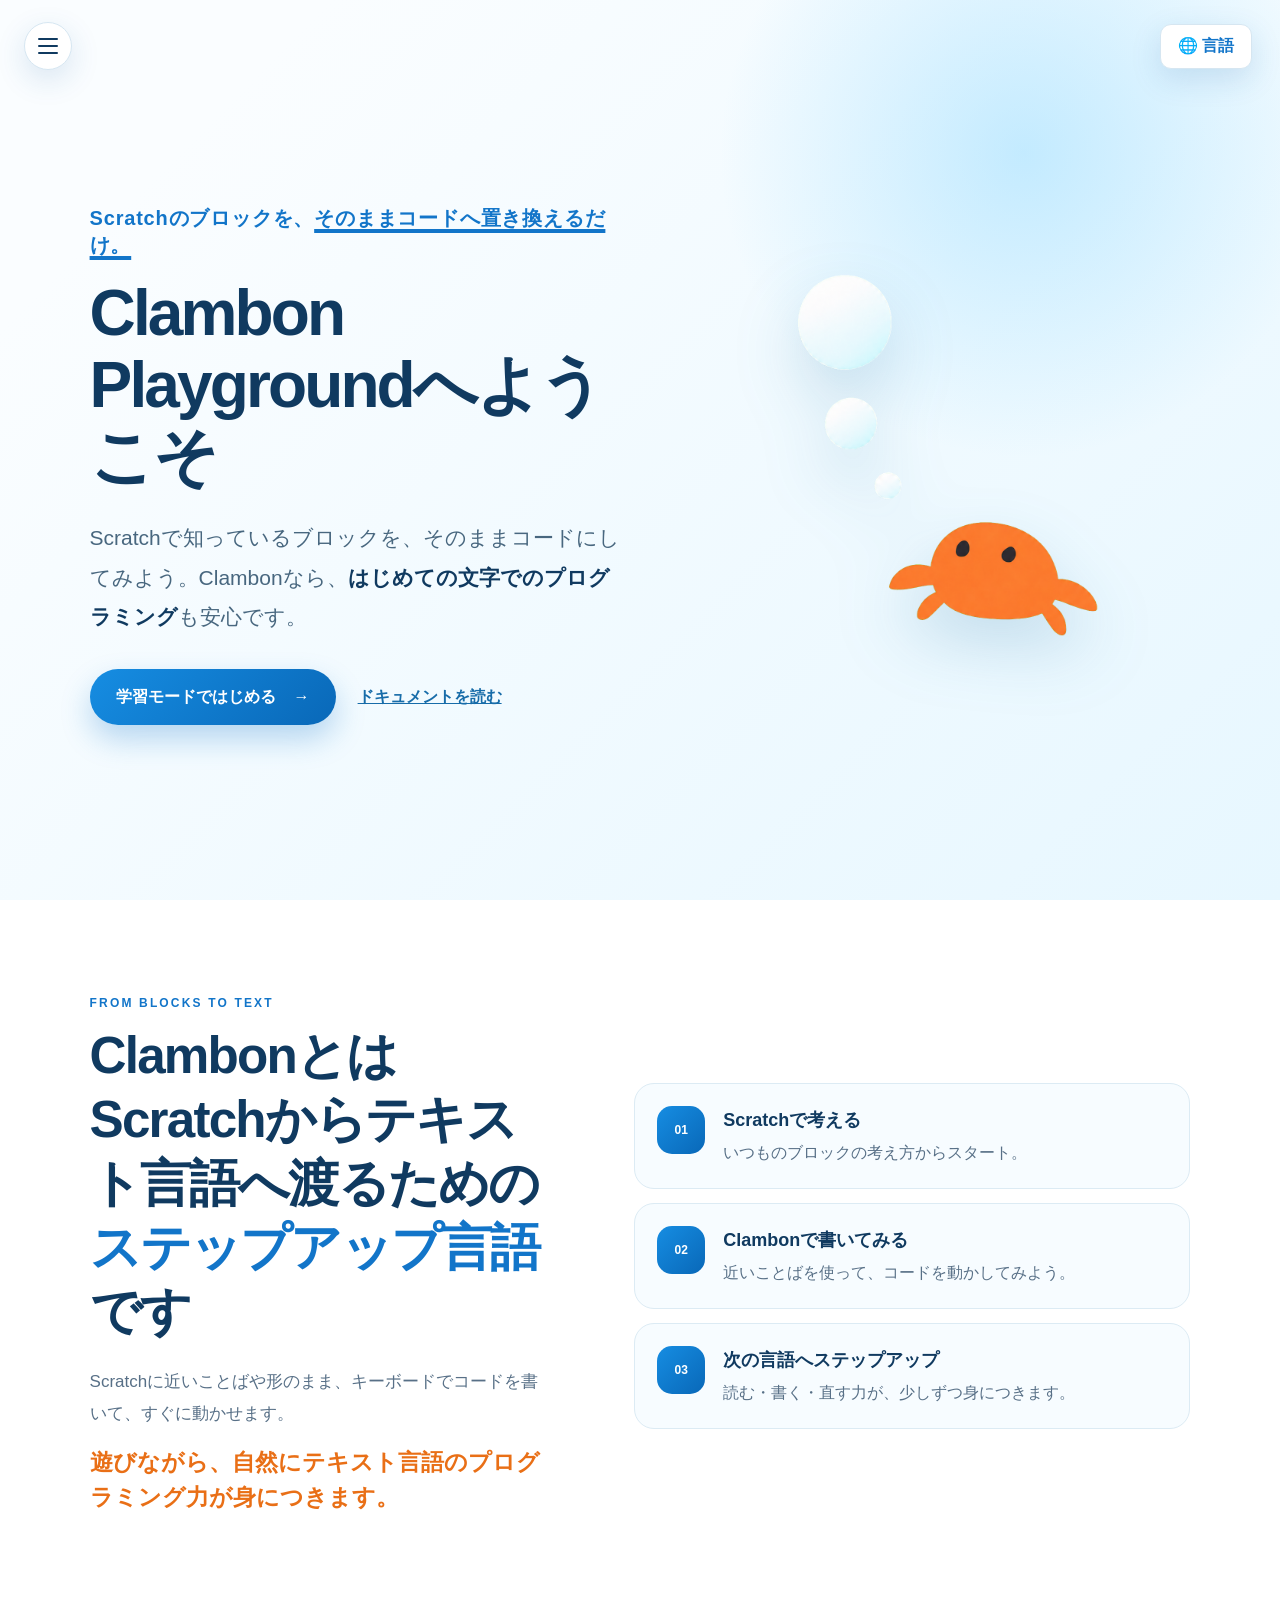
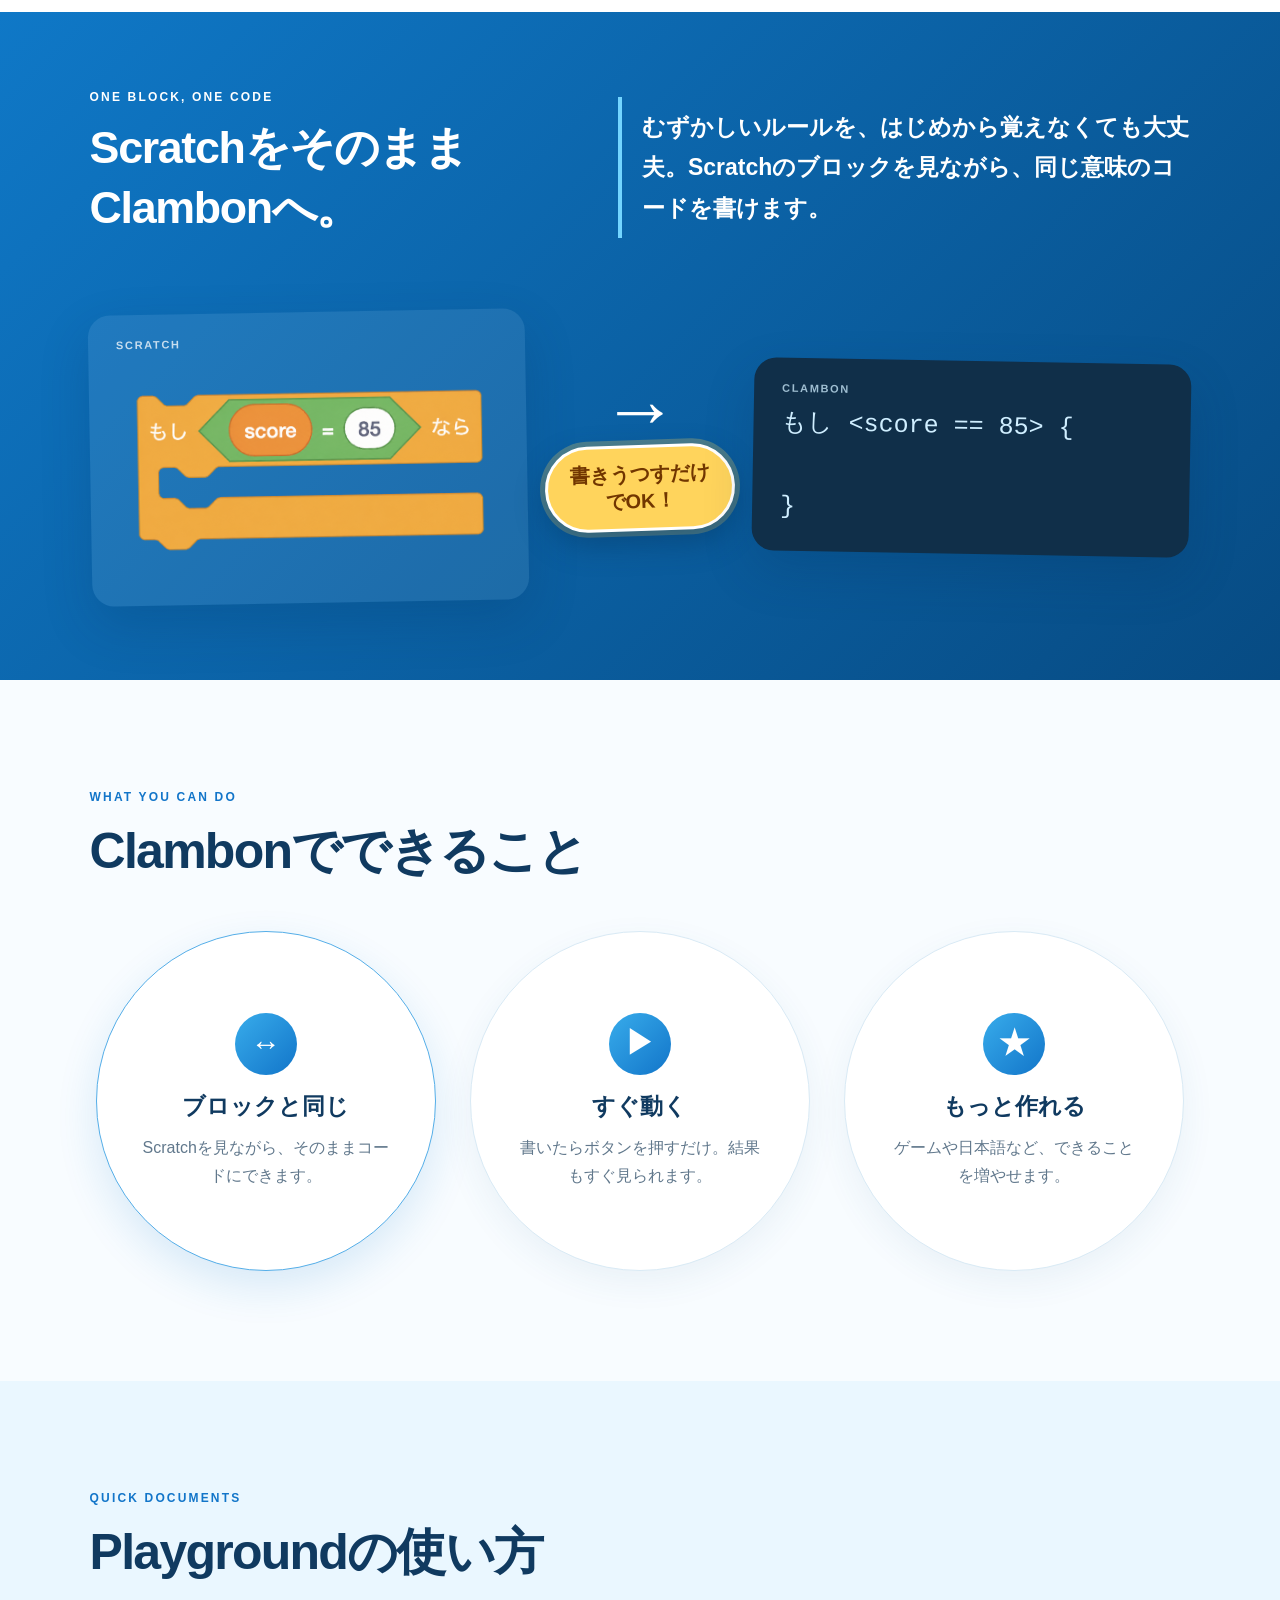
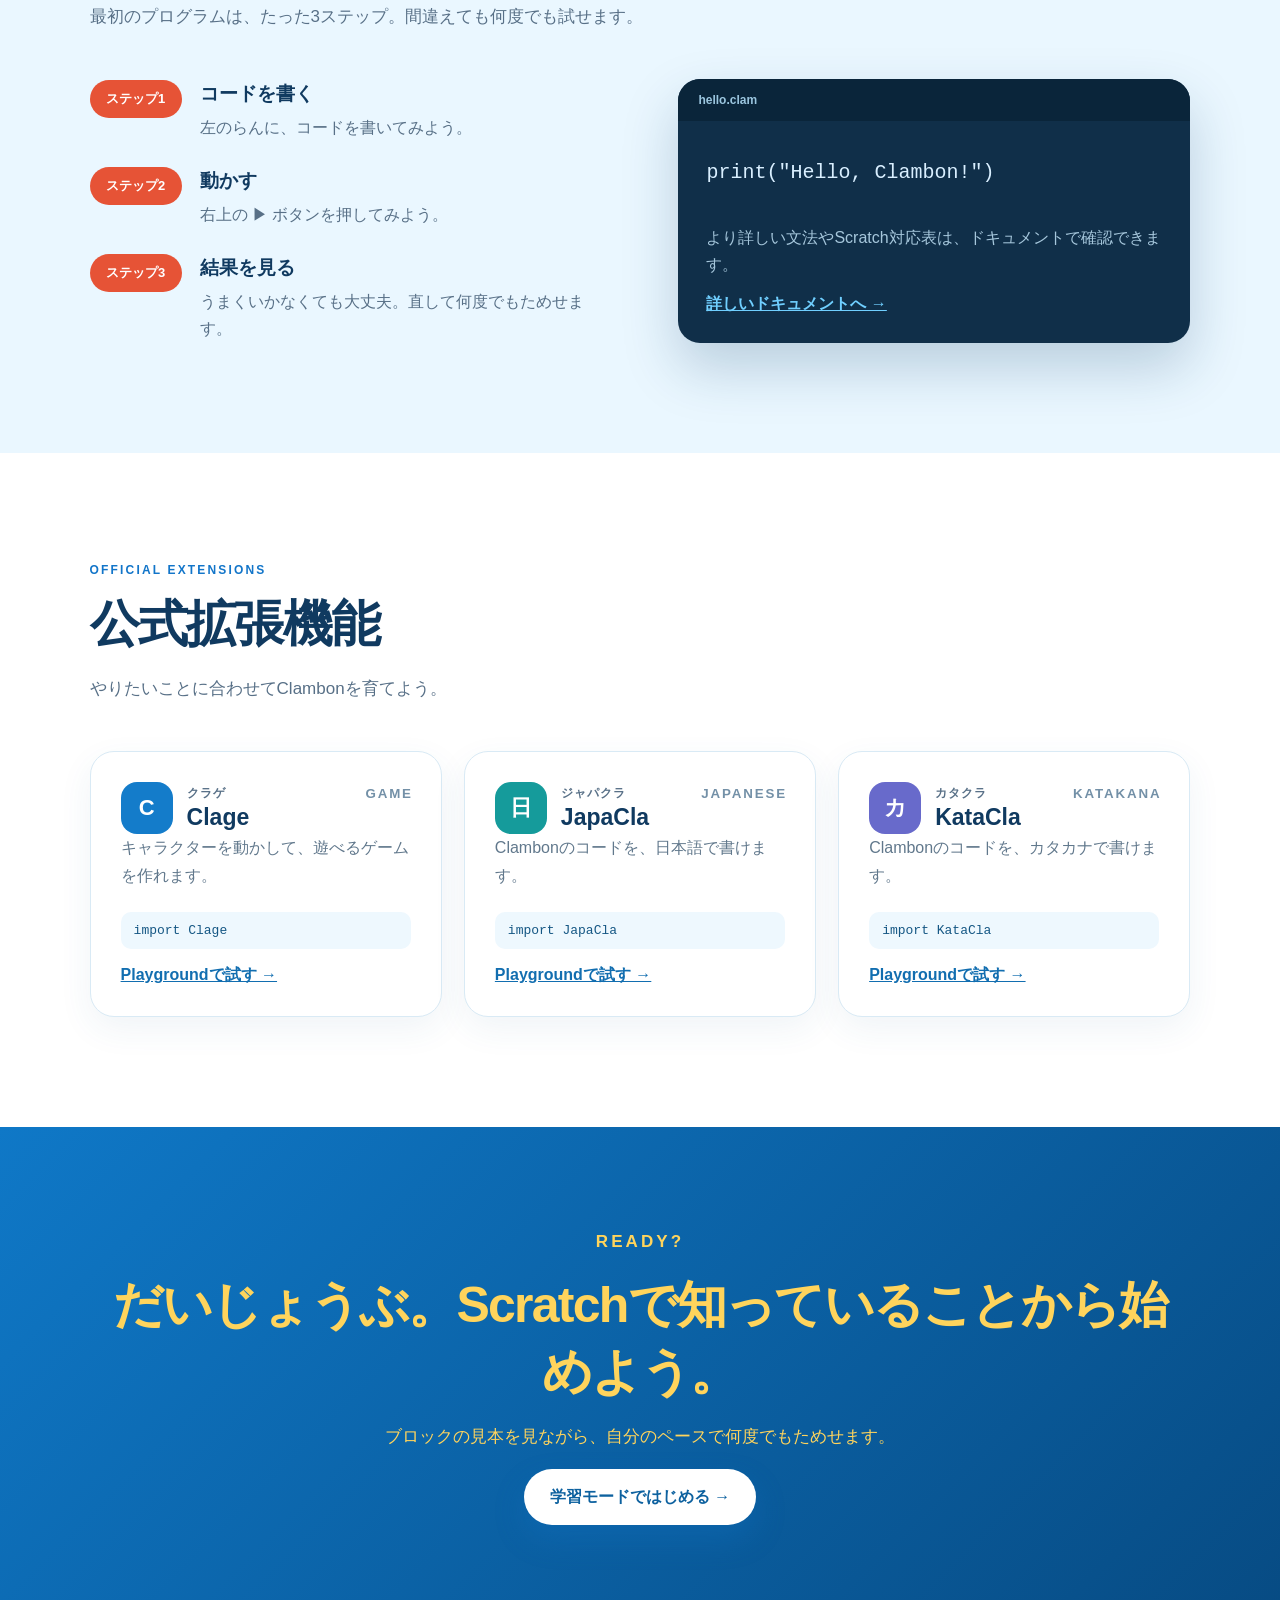
<file: index.html>
<!doctype html>
<html lang="ja">
  <head>
    <meta charset="utf-8">
    <meta name="viewport" content="width=device-width, initial-scale=1">
    <title>Clambon | Scratchから始めるテキストプログラミング言語</title>
    <meta name="description" content="Scratchのブロックと1対1対応するコードを書ける、学習向けプログラミング言語Clambon。">
    <link rel="icon" type="image/png" href="./assets/clambon-icon.png">
    <link rel="stylesheet" href="./home.css">
  </head>
  <body>
    <nav class="site-menu" id="siteMenu" aria-label="サイトメニュー">
      <button class="site-menu-button" id="siteMenuButton" type="button" aria-expanded="false" aria-controls="siteMenuPanel" aria-label="メニューを開く"><span></span><span></span><span></span></button>
      <div class="site-menu-panel" id="siteMenuPanel" hidden>
        <a href="#homeTop">トップ</a>
        <a href="./docs.html">ドキュメント</a>
      </div>
    </nav>
    <div class="site-language-picker site-language-floating" id="siteLanguagePicker">
      <button class="site-language-button" id="siteLanguageButton" type="button" aria-label="表示言語を選択する" aria-haspopup="menu" aria-expanded="false" aria-controls="siteLanguageMenu">🌐 言語</button>
      <div class="site-language-menu" id="siteLanguageMenu" role="menu" hidden>
        <button type="button" role="menuitemradio" aria-checked="true" data-language="ja"><span>日本語</span><b aria-hidden="true">✓</b></button>
        <button type="button" role="menuitemradio" aria-checked="false" data-language="en"><span>English</span><b aria-hidden="true">✓</b></button>
      </div>
    </div>

    <main class="home-screen">
      <section class="home-hero" id="homeTop" aria-labelledby="homeTitle">
        <div class="home-hero-copy">
          <p class="home-message">Scratchのブロックを、<em>そのままコードへ置き換えるだけ。</em></p>
          <h1 id="homeTitle">Clambon Playgroundへようこそ</h1>
          <p class="home-lead">Scratchで知っているブロックを、そのままコードにしてみよう。Clambonなら、<strong>はじめての文字でのプログラミング</strong>も安心です。</p>
          <div class="home-actions">
            <a class="home-primary-button" href="./playground.html" data-learning-start>学習モードではじめる <span aria-hidden="true">→</span></a>
            <a class="home-text-link" href="./docs.html">ドキュメントを読む</a>
          </div>
        </div>
        <div class="home-hero-visual">
          <img class="home-character" src="./assets/clambon-character.png" alt="Clambonのキャラクター" width="1254" height="1254">
        </div>
      </section>

      <section class="bridge-feature" aria-labelledby="bridgeFeatureTitle">
        <div class="bridge-feature-copy">
          <p class="home-kicker">FROM BLOCKS TO TEXT</p>
          <h2 id="bridgeFeatureTitle">ClambonとはScratchからテキスト言語へ渡るための<em>ステップアップ言語</em>です</h2>
          <p>Scratchに近いことばや形のまま、キーボードでコードを書いて、すぐに動かせます。<strong class="bridge-reassurance">遊びながら、自然にテキスト言語のプログラミング力が身につきます。</strong></p>
        </div>
        <ol class="bridge-steps" aria-label="Scratchからテキスト言語へ進む流れ">
          <li><span>01</span><div><strong>Scratchで考える</strong><p>いつものブロックの考え方からスタート。</p></div></li>
          <li><span>02</span><div><strong>Clambonで書いてみる</strong><p>近いことばを使って、コードを動かしてみよう。</p></div></li>
          <li><span>03</span><div><strong>次の言語へステップアップ</strong><p>読む・書く・直す力が、少しずつ身につきます。</p></div></li>
        </ol>
      </section>

      <section class="scratch-feature" aria-labelledby="scratchFeatureTitle">
        <div>
          <p class="home-kicker">ONE BLOCK, ONE CODE</p>
          <h2 id="scratchFeatureTitle">ScratchをそのままClambonへ。</h2>
        </div>
        <p>むずかしいルールを、はじめから覚えなくても大丈夫。Scratchのブロックを見ながら、同じ意味のコードを書けます。</p>
        <div class="scratch-pair" aria-label="ScratchブロックとClambonコードの1対1対応例">
          <div class="scratch-block">
            <span>Scratch</span>
            <img class="scratch-example-image" src="./assets/scratch-if-score.png" alt="もしscoreが85なら、を表すScratchブロック" width="1646" height="956">
          </div>
          <div class="pair-connector"><span aria-hidden="true">→</span><strong>書きうつすだけでOK！</strong></div>
          <div class="clambon-code"><span>Clambon</span><pre><code>もし &lt;score == 85&gt; {

}</code></pre></div>
        </div>
      </section>

      <section class="home-section" aria-labelledby="featuresTitle">
        <div class="home-section-heading"><p class="home-kicker">WHAT YOU CAN DO</p><h2 id="featuresTitle">Clambonでできること</h2></div>
        <div class="home-card-grid home-feature-grid">
          <article class="home-info-card featured"><span aria-hidden="true">↔</span><h3>ブロックと同じ</h3><p>Scratchを見ながら、そのままコードにできます。</p></article>
          <article class="home-info-card"><span aria-hidden="true">▶</span><h3>すぐ動く</h3><p>書いたらボタンを押すだけ。結果もすぐ見られます。</p></article>
          <article class="home-info-card"><span aria-hidden="true">★</span><h3>もっと作れる</h3><p>ゲームや日本語など、できることを増やせます。</p></article>
        </div>
      </section>

      <section class="home-section home-docs" id="homeDocs" aria-labelledby="quickDocsTitle">
        <div class="home-section-heading"><p class="home-kicker">QUICK DOCUMENTS</p><h2 id="quickDocsTitle">Playgroundの使い方</h2><p>最初のプログラムは、たった3ステップ。間違えても何度でも試せます。</p></div>
        <div class="home-docs-layout">
          <ol class="home-steps">
            <li><span>ステップ1</span><div><h3>コードを書く</h3><p>左のらんに、コードを書いてみよう。</p></div></li>
            <li><span>ステップ2</span><div><h3>動かす</h3><p>右上の ▶ ボタンを押してみよう。</p></div></li>
            <li><span>ステップ3</span><div><h3>結果を見る</h3><p>うまくいかなくても大丈夫。直して何度でもためせます。</p></div></li>
          </ol>
          <div class="home-code-sample"><div class="code-window-title">hello.clam</div><pre><code>print("Hello, Clambon!")</code></pre><p>より詳しい文法やScratch対応表は、ドキュメントで確認できます。</p><a href="./docs.html">詳しいドキュメントへ →</a></div>
        </div>
      </section>

      <section class="home-section home-extensions" aria-labelledby="extensionsTitle">
        <div class="home-section-heading"><p class="home-kicker">OFFICIAL EXTENSIONS</p><h2 id="extensionsTitle">公式拡張機能</h2><p>やりたいことに合わせてClambonを育てよう。</p></div>
        <div class="home-card-grid home-extension-grid">
          <article class="home-extension-card"><a class="extension-github-link" href="https://github.com/shirayuki03/clage" target="_blank" rel="noopener noreferrer" aria-label="ClageのGitHubを開く"><b class="mark">C</b><div class="extension-name"><small class="extension-reading">クラゲ</small><h3>Clage</h3></div></a><small>GAME</small><p>キャラクターを動かして、遊べるゲームを作れます。</p><code>import Clage</code><a href="./playground.html" data-learning-start>Playgroundで試す →</a></article>
          <article class="home-extension-card japa"><a class="extension-github-link" href="https://github.com/shirayuki03/JapaCla" target="_blank" rel="noopener noreferrer" aria-label="JapaClaのGitHubを開く"><b class="mark">日</b><div class="extension-name"><small class="extension-reading">ジャパクラ</small><h3>JapaCla</h3></div></a><small>JAPANESE</small><p>Clambonのコードを、日本語で書けます。</p><code>import JapaCla</code><a href="./playground.html" data-learning-start>Playgroundで試す →</a></article>
          <article class="home-extension-card kata"><a class="extension-github-link" href="https://github.com/shirayuki03/KataCla" target="_blank" rel="noopener noreferrer" aria-label="KataClaのGitHubを開く"><b class="mark">カ</b><div class="extension-name"><small class="extension-reading">カタクラ</small><h3>KataCla</h3></div></a><small>KATAKANA</small><p>Clambonのコードを、カタカナで書けます。</p><code>import KataCla</code><a href="./playground.html" data-learning-start>Playgroundで試す →</a></article>
        </div>
      </section>

      <section class="home-final-cta"><p class="home-kicker">READY?</p><h2>だいじょうぶ。Scratchで知っていることから始めよう。</h2><p>ブロックの見本を見ながら、自分のペースで何度でもためせます。</p><a class="home-primary-button light" href="./playground.html" data-learning-start>学習モードではじめる →</a></section>
    </main>
    <script src="./home.js"></script>
  </body>
</html>
</file>
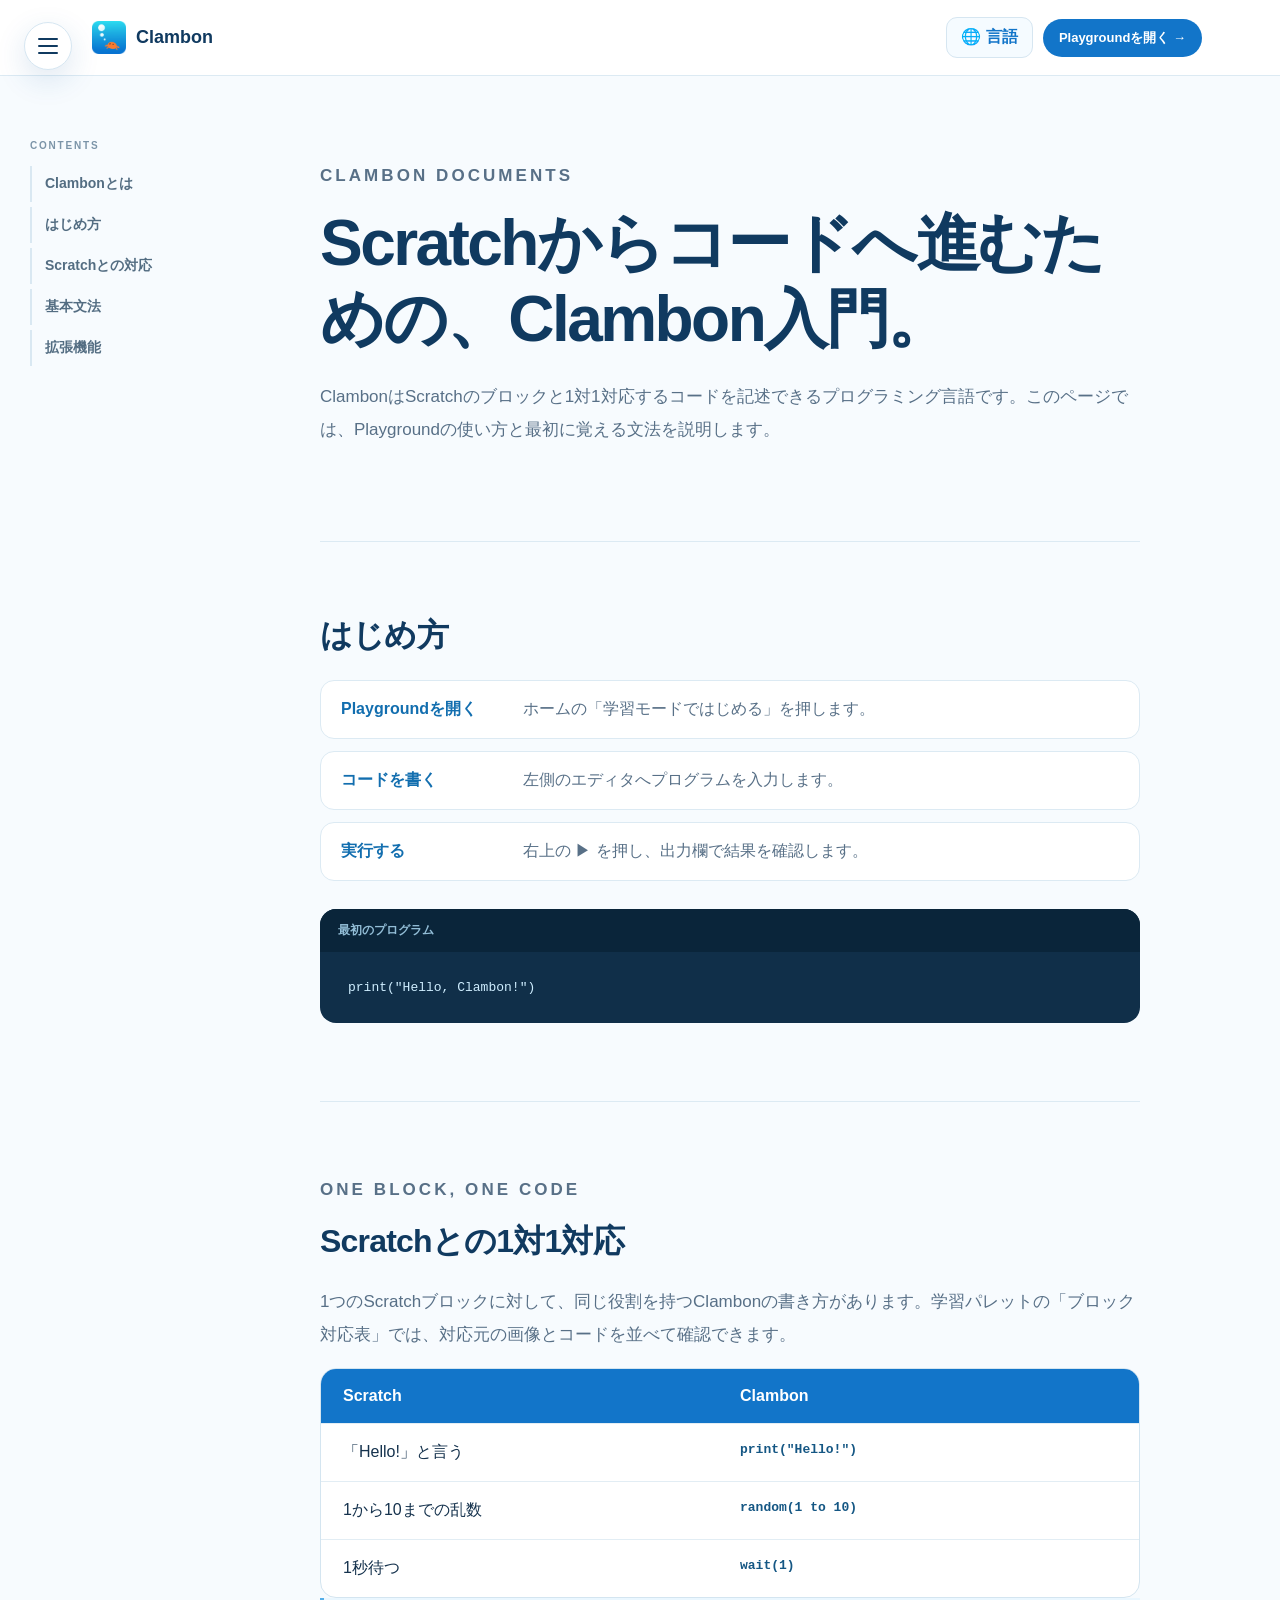
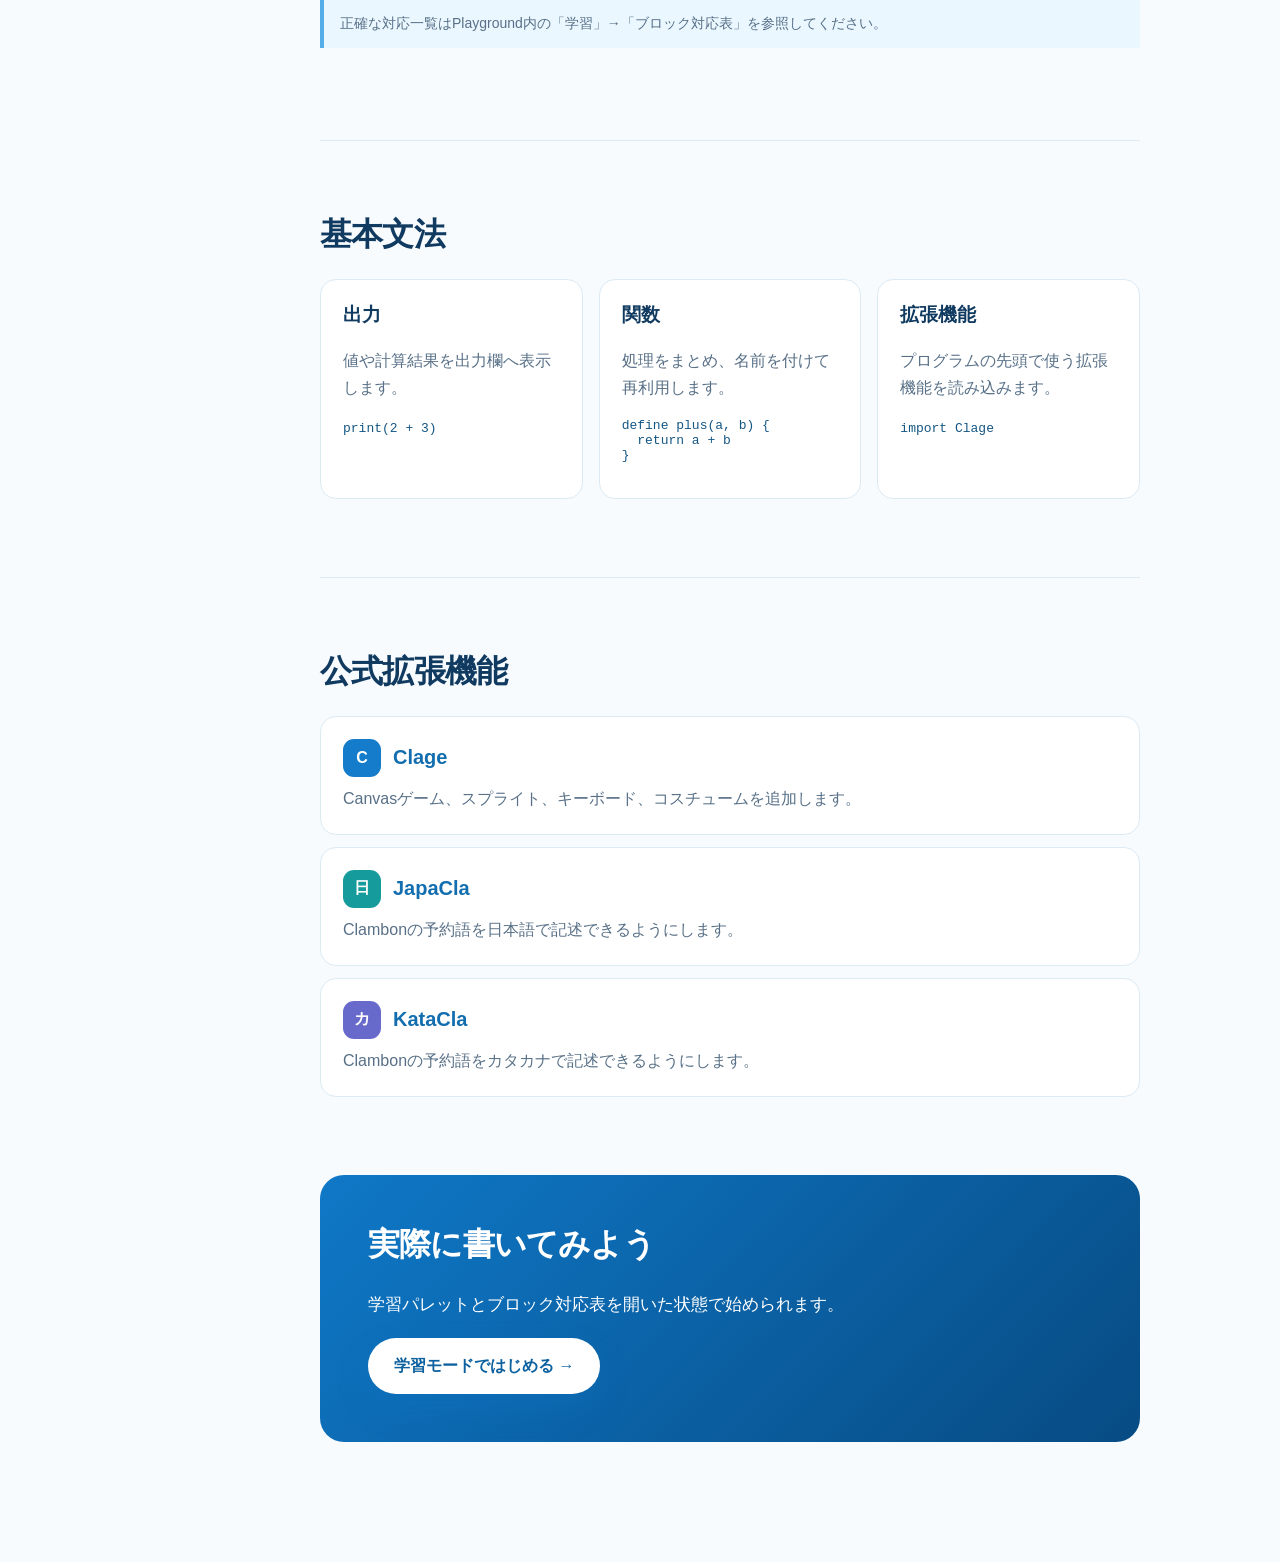
<file: docs.html>
<!doctype html>
<html lang="ja">
  <head>
    <meta charset="utf-8">
    <meta name="viewport" content="width=device-width, initial-scale=1">
    <title>ドキュメント | Clambon</title>
    <meta name="description" content="Clambonの始め方、基本文法、Scratchとの1対1対応、公式拡張機能を説明するドキュメント。">
    <link rel="icon" type="image/png" href="./assets/clambon-icon.png">
    <link rel="stylesheet" href="./home.css">
    <link rel="stylesheet" href="./docs.css">
  </head>
  <body class="docs-page">
    <nav class="site-menu" id="siteMenu" aria-label="サイトメニュー">
      <button class="site-menu-button" id="siteMenuButton" type="button" aria-expanded="false" aria-controls="siteMenuPanel" aria-label="メニューを開く"><span></span><span></span><span></span></button>
      <div class="site-menu-panel" id="siteMenuPanel" hidden><a href="./index.html">トップ</a><a href="#docsTop">ドキュメント</a></div>
    </nav>

    <header class="docs-header" id="docsTop">
      <a class="docs-brand" href="./index.html"><img src="./assets/clambon-icon.png" alt=""><span>Clambon</span></a>
      <div class="docs-header-actions">
        <div class="site-language-picker" id="siteLanguagePicker">
          <button class="site-language-button" id="siteLanguageButton" type="button" aria-label="表示言語を選択する" aria-haspopup="menu" aria-expanded="false" aria-controls="siteLanguageMenu">🌐 言語</button>
          <div class="site-language-menu" id="siteLanguageMenu" role="menu" hidden>
            <button type="button" role="menuitemradio" aria-checked="true" data-language="ja"><span>日本語</span><b aria-hidden="true">✓</b></button>
            <button type="button" role="menuitemradio" aria-checked="false" data-language="en"><span>English</span><b aria-hidden="true">✓</b></button>
          </div>
        </div>
        <a class="docs-play-button" href="./playground.html" data-learning-start>Playgroundを開く →</a>
      </div>
    </header>

    <div class="docs-layout">
      <aside class="docs-sidebar" aria-label="ドキュメント目次">
        <p>CONTENTS</p>
        <a href="#introduction">Clambonとは</a>
        <a href="#getting-started">はじめ方</a>
        <a href="#scratch-mapping">Scratchとの対応</a>
        <a href="#syntax">基本文法</a>
        <a href="#extensions">拡張機能</a>
      </aside>

      <main class="docs-content">
        <section class="docs-intro" id="introduction">
          <p class="home-kicker">CLAMBON DOCUMENTS</p>
          <h1>Scratchからコードへ進むための、Clambon入門。</h1>
          <p>ClambonはScratchのブロックと1対1対応するコードを記述できるプログラミング言語です。このページでは、Playgroundの使い方と最初に覚える文法を説明します。</p>
        </section>

        <section id="getting-started">
          <h2>はじめ方</h2>
          <ol class="docs-numbered-list">
            <li><b>Playgroundを開く</b><span>ホームの「学習モードではじめる」を押します。</span></li>
            <li><b>コードを書く</b><span>左側のエディタへプログラムを入力します。</span></li>
            <li><b>実行する</b><span>右上の ▶ を押し、出力欄で結果を確認します。</span></li>
          </ol>
          <div class="docs-code"><span>最初のプログラム</span><pre><code>print("Hello, Clambon!")</code></pre></div>
        </section>

        <section id="scratch-mapping">
          <p class="home-kicker">ONE BLOCK, ONE CODE</p>
          <h2>Scratchとの1対1対応</h2>
          <p>1つのScratchブロックに対して、同じ役割を持つClambonの書き方があります。学習パレットの「ブロック対応表」では、対応元の画像とコードを並べて確認できます。</p>
          <div class="mapping-table" role="table" aria-label="ScratchとClambonの対応例">
            <div class="mapping-head" role="row"><b>Scratch</b><b>Clambon</b></div>
            <div role="row"><span>「Hello!」と言う</span><code>print("Hello!")</code></div>
            <div role="row"><span>1から10までの乱数</span><code>random(1 to 10)</code></div>
            <div role="row"><span>1秒待つ</span><code>wait(1)</code></div>
          </div>
          <p class="docs-note">正確な対応一覧はPlayground内の「学習」→「ブロック対応表」を参照してください。</p>
        </section>

        <section id="syntax">
          <h2>基本文法</h2>
          <div class="docs-topic-grid">
            <article><h3>出力</h3><p>値や計算結果を出力欄へ表示します。</p><code>print(2 + 3)</code></article>
            <article><h3>関数</h3><p>処理をまとめ、名前を付けて再利用します。</p><pre><code>define plus(a, b) {
  return a + b
}</code></pre></article>
            <article><h3>拡張機能</h3><p>プログラムの先頭で使う拡張機能を読み込みます。</p><code>import Clage</code></article>
          </div>
        </section>

        <section id="extensions">
          <h2>公式拡張機能</h2>
          <div class="docs-extension-list">
            <article><a href="https://github.com/shirayuki03/clage" target="_blank" rel="noopener noreferrer"><span class="docs-extension-mark">C</span><b>Clage</b></a><p>Canvasゲーム、スプライト、キーボード、コスチュームを追加します。</p></article>
            <article><a href="https://github.com/shirayuki03/JapaCla" target="_blank" rel="noopener noreferrer"><span class="docs-extension-mark japa">日</span><b>JapaCla</b></a><p>Clambonの予約語を日本語で記述できるようにします。</p></article>
            <article><a href="https://github.com/shirayuki03/KataCla" target="_blank" rel="noopener noreferrer"><span class="docs-extension-mark kata">カ</span><b>KataCla</b></a><p>Clambonの予約語をカタカナで記述できるようにします。</p></article>
          </div>
        </section>

        <section class="docs-next"><h2>実際に書いてみよう</h2><p>学習パレットとブロック対応表を開いた状態で始められます。</p><a class="home-primary-button" href="./playground.html" data-learning-start>学習モードではじめる →</a></section>
      </main>
    </div>
    <script src="./home.js"></script>
  </body>
</html>
</file>
<file: home.css>
:root { --blue:#1275c9; --deep:#103a60; --sky:#e7f7ff; --ink:#15324d; --muted:#587087; }
* { box-sizing:border-box; }
html { scroll-behavior:smooth; }
body { margin:0; color:var(--ink); background:#f8fcff; font-family:Arial,"Hiragino Kaku Gothic ProN","Yu Gothic",Meiryo,sans-serif; }
[hidden] { display:none!important; }
a { color:inherit; }
button { font:inherit; cursor:pointer; }
.site-menu { position:fixed; top:22px; left:24px; z-index:100; }
.site-menu-button { width:48px; height:48px; display:grid; align-content:center; gap:5px; padding:0 13px; border:1px solid #d6e6f1; border-radius:50%; background:#fff; box-shadow:0 10px 30px #185d9e26; }
.site-menu-button span { height:2px; border-radius:99px; background:var(--deep); transition:.18s; }
.site-menu-button[aria-expanded="true"] span:nth-child(1){transform:translateY(7px) rotate(45deg)} .site-menu-button[aria-expanded="true"] span:nth-child(2){opacity:0} .site-menu-button[aria-expanded="true"] span:nth-child(3){transform:translateY(-7px) rotate(-45deg)}
.site-menu-panel { width:190px; display:grid; gap:4px; margin-top:10px; padding:8px; border:1px solid #d6e6f1; border-radius:16px; background:#fff; box-shadow:0 18px 46px #185d9e2e; }
.site-menu-panel a { border-radius:11px; padding:12px 14px; text-decoration:none; font-weight:800; }
.site-menu-panel a:hover,.site-menu-panel a:focus-visible { background:#e8f6ff; }
.site-language-button { margin-top:4px; border:1px solid #d6e6f1; border-radius:11px; padding:10px 14px; color:var(--blue); background:#f5fbff; text-align:left; font-weight:900; }
.site-language-button:hover,.site-language-button:focus-visible { background:#e8f6ff; }
.site-language-picker { position:relative; }
.site-language-floating { position:fixed; top:24px; right:28px; z-index:90; }
.site-language-floating>.site-language-button { width:auto; margin:0; padding:11px 17px; background:#fff; box-shadow:0 10px 30px #185d9e26; }
.site-language-menu { position:absolute; top:calc(100% + 8px); right:0; z-index:110; width:170px; padding:7px; border:1px solid #d6e6f1; border-radius:14px; background:#fff; box-shadow:0 18px 46px #185d9e2e; }
.site-language-menu button { width:100%; display:flex; align-items:center; justify-content:space-between; border:0; border-radius:9px; padding:10px 11px; color:var(--ink); background:transparent; text-align:left; font-weight:800; }
.site-language-menu button:hover,.site-language-menu button:focus-visible { background:#e8f6ff; }
.site-language-menu button b { color:var(--blue); opacity:0; }
.site-language-menu button[aria-checked="true"] { color:var(--blue); background:#f5fbff; }
.site-language-menu button[aria-checked="true"] b { opacity:1; }
.home-screen { overflow:hidden; }
.home-hero { min-height:100vh; display:grid; grid-template-columns:1.05fr .95fr; align-items:center; gap:clamp(40px,7vw,110px); padding:110px max(7vw,34px) 80px; background:radial-gradient(circle at 80% 17%,#7ed3ff66,transparent 24%),linear-gradient(135deg,#fafdff 15%,#e7f7ff 100%); }
.home-hero-copy { max-width:760px; }
.home-message { margin:0 0 18px; color:var(--blue); font-size:clamp(15px,1.6vw,20px); font-weight:900; letter-spacing:.04em; }
.home-message em { color:#1275c9; font-style:normal; text-decoration:underline; text-decoration-color:#1275c9; text-decoration-thickness:.22em; text-underline-offset:.18em; }
.home-kicker { margin:0 0 14px; color:var(--blue); font-size:12px; font-weight:900; letter-spacing:.18em; }
h1,h2,h3,p { margin-top:0; }
.home-hero h1 { max-width:780px; margin-bottom:24px; color:var(--deep); font-size:clamp(42px,5vw,70px); line-height:1.13; letter-spacing:-.045em; }
.home-lead { max-width:700px; margin-bottom:32px; color:#48677f; font-size:clamp(17px,1.7vw,21px); line-height:1.9; }
.home-lead strong { color:var(--deep); }
.home-actions { display:flex; align-items:center; gap:22px; flex-wrap:wrap; }
.home-primary-button { min-height:56px; display:inline-flex; align-items:center; gap:18px; border-radius:999px; padding:0 26px; color:#fff; background:linear-gradient(135deg,#168de2,#0968b8); box-shadow:0 14px 30px #1275c947; text-decoration:none; font-weight:900; }
.home-text-link { color:#176ca9; font-weight:900; }
.home-hero-visual { min-width:0; display:grid; place-items:center; }
.home-character { width:min(580px,100%); height:auto; display:block; filter:drop-shadow(0 28px 32px #176da230); }
.bridge-feature { display:grid; grid-template-columns:minmax(0,.9fr) minmax(0,1.1fr); gap:clamp(46px,7vw,100px); align-items:center; padding:96px max(7vw,34px); background:#fff; }
.bridge-feature-copy h2 { margin-bottom:22px; color:var(--deep); font-size:clamp(34px,4vw,54px); line-height:1.25; letter-spacing:-.035em; }
.bridge-feature-copy h2 em { color:var(--blue); font-style:normal; }
.bridge-feature-copy>p:last-child { margin:0; color:var(--muted); font-size:17px; line-height:1.9; }
.bridge-reassurance { display:block; margin-top:14px; color:#e96f16; font-size:clamp(18px,2vw,23px); line-height:1.55; }
.bridge-steps { display:grid; gap:14px; margin:0; padding:0; list-style:none; }
.bridge-steps li { display:grid; grid-template-columns:48px 1fr; gap:18px; align-items:start; border:1px solid #dcebf4; border-radius:20px; padding:22px; background:#f7fcff; }
.bridge-steps li>span { width:48px; height:48px; display:grid; place-items:center; border-radius:15px; color:#fff; background:linear-gradient(135deg,#168de2,#0968b8); font-size:12px; font-weight:900; }
.bridge-steps strong { display:block; margin:2px 0 7px; color:var(--deep); font-size:18px; }
.bridge-steps p { margin:0; color:var(--muted); line-height:1.7; }
.scratch-feature { display:grid; grid-template-columns:.9fr 1.1fr; gap:60px; padding:78px max(7vw,34px); color:#fff; background:linear-gradient(135deg,#0f78c7,#074b83); }
.scratch-feature .home-kicker,.scratch-feature h2,.scratch-feature p { color:#fff; }
.scratch-feature h2 { margin:0; font-size:clamp(30px,3.5vw,48px); letter-spacing:-.03em; }
.scratch-feature>p { margin:0; align-self:end; border-left:4px solid #73d5ff; padding:10px 0 10px 20px; font-size:clamp(19px,2vw,23px); font-weight:800; line-height:1.75; }
.scratch-pair { grid-column:1/-1; display:grid; grid-template-columns:1fr minmax(150px,auto) 1fr; align-items:center; gap:18px; margin-top:14px; }
.scratch-block,.clambon-code { min-width:0; border-radius:22px; padding:24px 28px; box-shadow:0 20px 50px #052f552e; }
.scratch-block { color:#fff; background:#ffffff14; transform:rotate(-1deg); }
.clambon-code { color:#cfeeff; background:#102f49; transform:rotate(1deg); }
.scratch-block span,.clambon-code span { display:block; margin-bottom:9px; opacity:.75; font-size:11px; font-weight:900; letter-spacing:.15em; text-transform:uppercase; }
.scratch-example-image { width:100%; height:auto; display:block; }
.clambon-code pre { margin:0; overflow:auto; }
.clambon-code code { font-size:clamp(18px,2vw,25px); line-height:1.65; }
.pair-connector { display:grid; place-items:center; gap:8px; color:#fff; text-align:center; }
.pair-connector span { font-size:clamp(48px,6vw,82px); font-weight:900; line-height:.7; }
.pair-connector strong { max-width:190px; border:3px solid #fff; border-radius:999px; padding:13px 20px; color:#713600; background:#ffd45c; box-shadow:0 12px 30px #052f5566,0 0 0 5px #ffd45c44; font-size:clamp(16px,1.7vw,20px); font-weight:900; line-height:1.35; transform:rotate(-2deg); }
.home-section { padding:110px max(7vw,34px); }
.home-section-heading { max-width:760px; margin-bottom:46px; }
.home-section-heading h2,.home-final-cta h2 { margin-bottom:16px; color:var(--deep); font-size:clamp(32px,4vw,50px); letter-spacing:-.035em; }
.home-section-heading>p:last-child,.home-final-cta>p { color:var(--muted); font-size:17px; line-height:1.8; }
.home-card-grid { display:grid; gap:22px; grid-template-columns:repeat(3,minmax(0,1fr)); }
.home-info-card,.home-extension-card { border:1px solid #d9eaf5; border-radius:24px; padding:30px; background:#fff; box-shadow:0 12px 34px #265d8912; }
.home-info-card { width:100%; max-width:340px; aspect-ratio:1; display:flex; flex-direction:column; align-items:center; justify-content:center; justify-self:center; border-radius:50%; padding:42px; text-align:center; }
.home-info-card.featured { border-color:#55aee8; box-shadow:0 16px 42px #1275c924; }
.home-info-card span { width:62px; height:62px; display:grid; place-items:center; border-radius:50%; color:#fff; background:linear-gradient(135deg,#38aceb,#1275c9); font-size:30px; font-weight:900; }
.home-info-card h3,.home-extension-card h3 { margin:16px 0 12px; color:var(--deep); font-size:23px; }
.home-info-card p,.home-extension-card p { margin-bottom:0; color:#61788c; line-height:1.75; }
.home-docs { background:#eaf7ff; }
.home-docs-layout { display:grid; grid-template-columns:1fr 1fr; gap:clamp(28px,6vw,80px); align-items:center; }
.home-steps { display:grid; gap:26px; margin:0; padding:0; list-style:none; }
.home-steps li { display:grid; grid-template-columns:92px 1fr; gap:18px; align-items:start; }
.home-steps li>span { min-height:38px; display:grid; place-items:center; border-radius:999px; padding:0 12px; color:#fff; background:#e65336; font-size:13px; font-weight:900; white-space:nowrap; }
.home-steps h3 { margin:1px 0 7px; color:var(--deep); }
.home-steps p { margin:0; color:var(--muted); line-height:1.7; }
.home-code-sample { overflow:hidden; border-radius:22px; color:#d9efff; background:#102f49; box-shadow:0 25px 55px #0c406738; }
.code-window-title { padding:14px 20px; color:#9bc6df; background:#0a253a; font-size:12px; font-weight:800; }
.home-code-sample pre { margin:0; padding:40px 28px; white-space:pre-wrap; font-size:clamp(15px,2vw,20px); }
.home-code-sample p { margin:0; padding:0 28px 16px; color:#a6c7dc; line-height:1.7; }
.home-code-sample a { display:inline-block; padding:0 28px 28px; color:#70cfff; font-weight:900; }
.home-extensions { background:#fff; }
.home-extension-card { position:relative; }
.home-extension-card .mark { width:52px; height:52px; display:grid; place-items:center; border-radius:16px; color:#fff; background:#147cca; font-size:22px; }
.extension-github-link { width:max-content; display:grid; grid-template-columns:52px auto; align-items:center; gap:14px; color:var(--deep); text-decoration:none; }
.extension-name { display:flex; flex-direction:column; }
.extension-reading { margin-bottom:2px; color:#587087; font-size:12px; font-weight:800; letter-spacing:.08em; }
.extension-github-link h3 { margin:0; }
.extension-github-link:hover h3,.extension-github-link:focus-visible h3 { color:var(--blue); text-decoration:underline; }
.home-extension-card>small { position:absolute; top:34px; right:28px; color:#7390a7; font-weight:900; letter-spacing:.14em; }
.home-extension-card>code { display:block; margin:22px 0 16px; border-radius:10px; padding:11px 13px; color:#155784; background:#eef8fe; }
.home-extension-card>a { color:#126eb0; font-weight:900; }
.home-extension-card.japa .mark { background:#159b9b; } .home-extension-card.kata .mark { background:#686acb; }
.home-final-cta { padding:100px max(7vw,34px); color:#fff; text-align:center; background:linear-gradient(135deg,#0f78c7,#074b83); }
.home-final-cta .home-kicker,.home-final-cta h2,.home-final-cta>p { color:#ffd45c; }
.home-primary-button.light { color:#0d619f; background:#fff; }
:focus-visible { outline:3px solid #ffbd38; outline-offset:3px; }
@media(max-width:760px){.site-menu{top:14px;left:14px}.site-language-floating{top:16px;right:16px}.home-hero{min-height:auto;grid-template-columns:1fr;padding:100px 22px 70px}.home-hero h1{font-size:clamp(39px,12vw,58px)}.home-character{width:min(430px,92vw)}.bridge-feature{grid-template-columns:1fr;gap:38px;padding:72px 22px}.bridge-steps li{grid-template-columns:42px 1fr;padding:18px}.bridge-steps li>span{width:42px;height:42px}.scratch-feature{grid-template-columns:1fr;gap:24px;padding:68px 22px}.scratch-pair{grid-template-columns:1fr;gap:12px}.pair-connector{justify-self:center}.pair-connector span{transform:rotate(90deg)}.scratch-block,.clambon-code{width:100%}.home-section{padding:76px 22px}.home-card-grid,.home-docs-layout{grid-template-columns:1fr}.home-info-card{width:min(330px,92vw)}.home-final-cta{padding:78px 22px}}
@media(prefers-reduced-motion:reduce){html{scroll-behavior:auto}*{transition-duration:.01ms!important}}
</file>
<file: docs.css>
.docs-page { background:#f7fbfe; }
.docs-header { height:76px; display:flex; align-items:center; justify-content:space-between; padding:0 max(5vw,78px) 0 92px; border-bottom:1px solid #dceaf3; background:#fff; position:sticky; top:0; z-index:40; }
.docs-brand { display:flex; align-items:center; gap:10px; color:#103a60; text-decoration:none; font-size:18px; font-weight:900; }
.docs-brand img { width:34px; height:34px; object-fit:contain; }
.docs-header-actions { display:flex; align-items:center; gap:10px; }
.docs-header .site-language-button { width:auto; margin:0; padding:9px 14px; background:#f5fbff; }
.docs-play-button { border-radius:999px; padding:10px 16px; color:#fff; background:#1275c9; text-decoration:none; font-size:13px; font-weight:900; }
.docs-layout { max-width:1280px; display:grid; grid-template-columns:220px minmax(0,820px); gap:70px; margin:0 auto; padding:64px 30px 120px; }
.docs-sidebar { align-self:start; display:grid; gap:5px; position:sticky; top:112px; }
.docs-sidebar p { margin:0 0 10px; color:#7b94a8; font-size:10px; font-weight:900; letter-spacing:.18em; }
.docs-sidebar a { border-left:2px solid #d9e8f2; padding:9px 13px; color:#536d82; text-decoration:none; font-size:14px; font-weight:700; }
.docs-sidebar a:hover { border-color:#1275c9; color:#1275c9; }
.docs-content { min-width:0; }
.docs-content section { padding:20px 0 78px; scroll-margin-top:105px; }
.docs-content section+section { border-top:1px solid #dceaf3; padding-top:72px; }
.docs-intro h1 { margin-bottom:24px; color:#103a60; font-size:clamp(38px,5vw,64px); line-height:1.18; letter-spacing:-.04em; }
.docs-intro>p:last-child,.docs-content section>p { color:#587087; font-size:17px; line-height:1.9; }
.docs-content h2 { margin-bottom:22px; color:#103a60; font-size:32px; letter-spacing:-.025em; }
.docs-numbered-list { display:grid; gap:12px; padding:0; list-style:none; counter-reset:steps; }
.docs-numbered-list li { display:grid; grid-template-columns:160px 1fr; gap:22px; border:1px solid #dceaf3; border-radius:14px; padding:18px 20px; background:#fff; }
.docs-numbered-list b { color:#126eaf; }
.docs-numbered-list span { color:#587087; }
.docs-code { overflow:hidden; margin-top:28px; border-radius:16px; color:#cfeeff; background:#102f49; }
.docs-code>span { display:block; padding:13px 18px; color:#92bdd6; background:#0a253a; font-size:12px; font-weight:800; }
.docs-code pre { margin:0; padding:28px; overflow:auto; }
.mapping-table { overflow:hidden; display:grid; border:1px solid #d4e5f0; border-radius:16px; background:#fff; }
.mapping-table>div { display:grid; grid-template-columns:1fr 1fr; gap:20px; padding:18px 22px; }
.mapping-table>div+div { border-top:1px solid #e2edf4; }
.mapping-head { color:#fff; background:#1275c9; }
.mapping-table code { color:#155784; font-weight:800; }
.docs-note { border-left:4px solid #55aee8; padding:12px 16px; background:#eaf7ff; font-size:14px!important; }
.docs-topic-grid { display:grid; grid-template-columns:repeat(3,minmax(0,1fr)); gap:16px; }
.docs-topic-grid article,.docs-extension-list article { border:1px solid #dceaf3; border-radius:16px; padding:22px; background:#fff; }
.docs-topic-grid h3 { color:#103a60; }
.docs-topic-grid p,.docs-extension-list p { color:#587087; line-height:1.7; }
.docs-topic-grid pre { white-space:pre-wrap; }
.docs-topic-grid code { color:#155784; }
.docs-extension-list { display:grid; gap:12px; }
.docs-extension-list a { width:max-content; display:flex; align-items:center; gap:12px; text-decoration:none; }
.docs-extension-list a:hover b,.docs-extension-list a:focus-visible b { text-decoration:underline; }
.docs-extension-mark { width:38px; height:38px; display:grid; place-items:center; border-radius:11px; color:#fff; background:#147cca; font-weight:900; }
.docs-extension-mark.japa { background:#159b9b; }
.docs-extension-mark.kata { background:#686acb; }
.docs-extension-list b { color:#126eaf; font-size:20px; }
.docs-extension-list p { margin:8px 0 0; }
.docs-next { border:0!important; border-radius:24px; padding:48px!important; color:#fff; background:linear-gradient(135deg,#0f78c7,#074b83); }
.docs-next h2,.docs-next p { color:#fff!important; }
.docs-next .home-primary-button { color:#0d619f; background:#fff; }
@media(max-width:800px){.docs-header{padding:0 12px 0 76px}.docs-header-actions{gap:6px}.docs-header .site-language-button{padding:8px 10px}.docs-play-button{padding:9px 11px}.docs-layout{grid-template-columns:1fr;padding:38px 20px 80px}.docs-sidebar{display:none}.docs-topic-grid{grid-template-columns:1fr}.docs-numbered-list li{grid-template-columns:1fr;gap:6px}.mapping-table>div{grid-template-columns:1fr;gap:8px}.docs-next{padding:34px 24px!important}}
</file>
